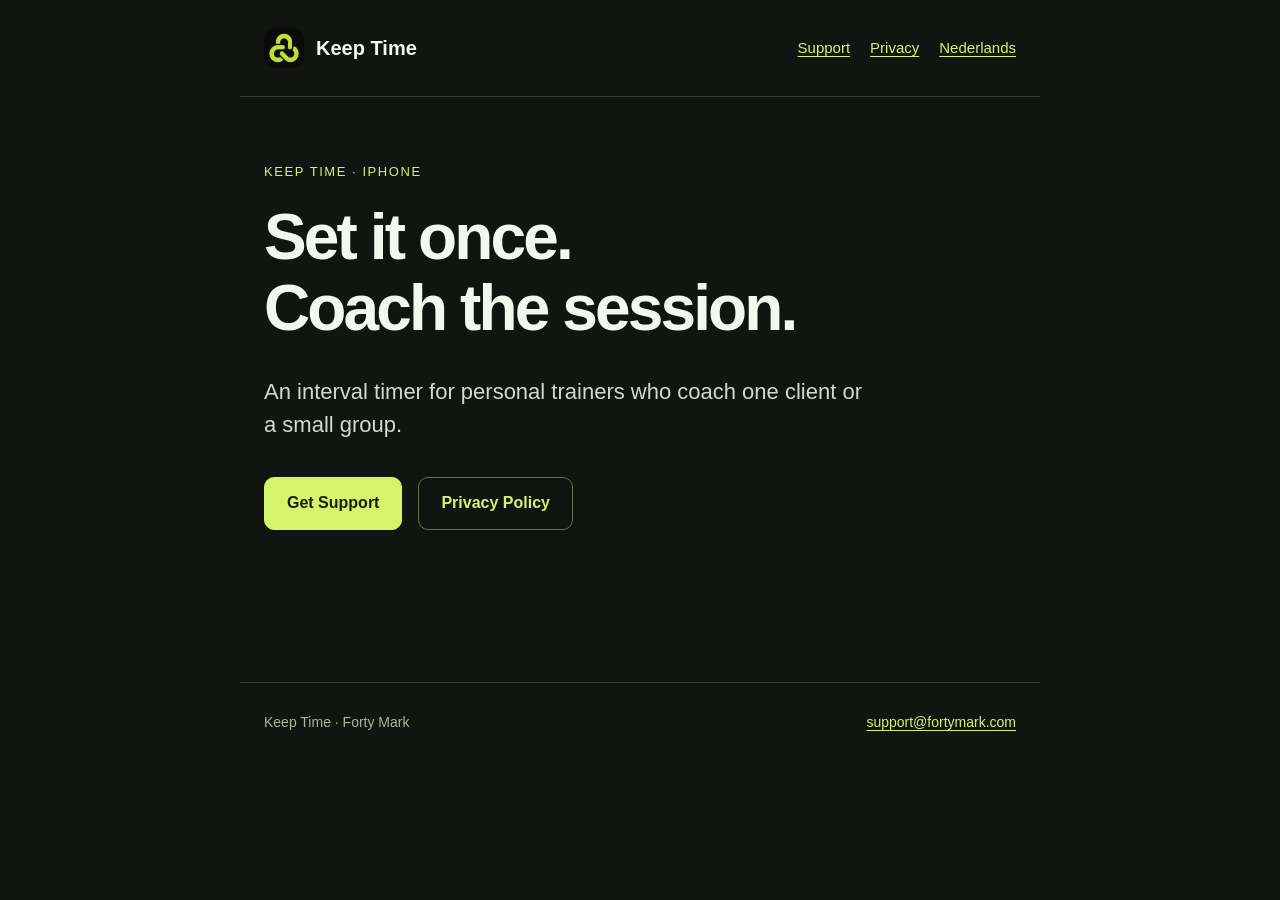
<file: index.html>
<!doctype html>
<html lang="en"><head><meta charset="utf-8"><meta name="viewport" content="width=device-width,initial-scale=1"><meta name="description" content="Support and privacy for Keep Time, the interval timer by Forty Mark."><meta name="color-scheme" content="dark"><title>Keep Time · Interval Timer</title><link rel="icon" href="icon.png"><link rel="stylesheet" href="styles.css"></head>
<body><a class="skip" href="#main">Skip to content</a><header><a class="brand" href="index.html"><img src="icon.png" alt="" width="40" height="40">Keep Time</a><nav aria-label="Navigation"><a href="support.html">Support</a><a href="privacy.html">Privacy</a><a href="nl/index.html" lang="nl" hreflang="nl">Nederlands</a></nav></header>
<main id="main" class="home"><p class="eyebrow">Keep Time · iPhone</p><h1>Set it once.<br>Coach the session.</h1><p class="lead">An interval timer for personal trainers who coach one client or a small group.</p><div class="actions"><a class="button primary" href="support.html">Get Support</a><a class="button" href="privacy.html">Privacy Policy</a></div></main><footer><span>Keep Time · Forty Mark</span><a href="mailto:support@fortymark.com">support@fortymark.com</a></footer></body></html>
</file>
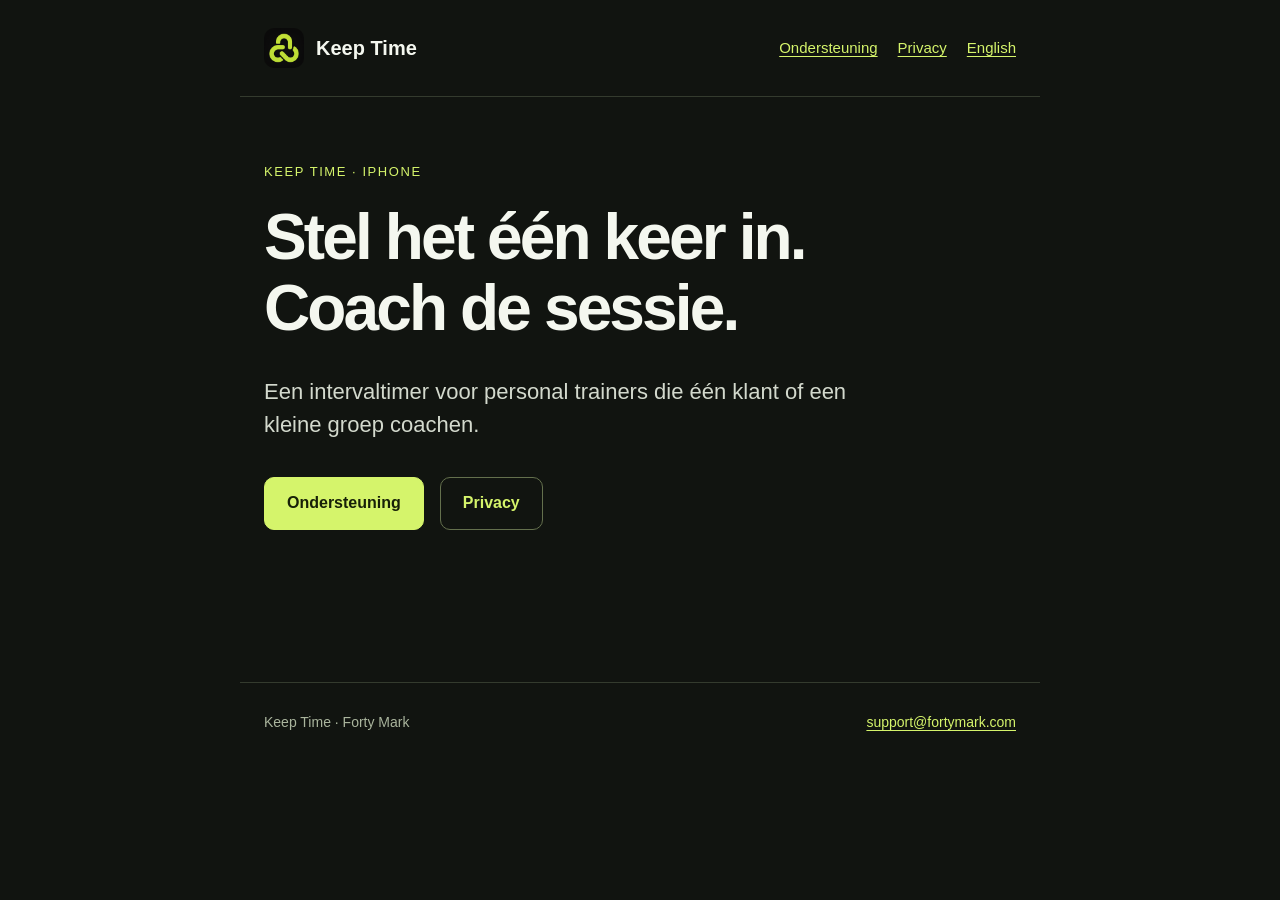
<file: nl/index.html>
<!doctype html>
<html lang="nl"><head><meta charset="utf-8"><meta name="viewport" content="width=device-width,initial-scale=1"><meta name="description" content="Ondersteuning en privacy voor Keep Time, de intervaltimer van Forty Mark."><meta name="color-scheme" content="dark"><title>Keep Time · Intervaltimer</title><link rel="icon" href="../icon.png"><link rel="stylesheet" href="../styles.css"></head>
<body><a class="skip" href="#main">Ga naar inhoud</a><header><a class="brand" href="index.html"><img src="../icon.png" alt="" width="40" height="40">Keep Time</a><nav aria-label="Navigatie"><a href="support.html">Ondersteuning</a><a href="privacy.html">Privacy</a><a href="../index.html" lang="en" hreflang="en">English</a></nav></header>
<main id="main" class="home"><p class="eyebrow">Keep Time · iPhone</p><h1>Stel het één keer in.<br>Coach de sessie.</h1><p class="lead">Een intervaltimer voor personal trainers die één klant of een kleine groep coachen.</p><div class="actions"><a class="button primary" href="support.html">Ondersteuning</a><a class="button" href="privacy.html">Privacy</a></div></main><footer><span>Keep Time · Forty Mark</span><a href="mailto:support@fortymark.com">support@fortymark.com</a></footer></body></html>
</file>
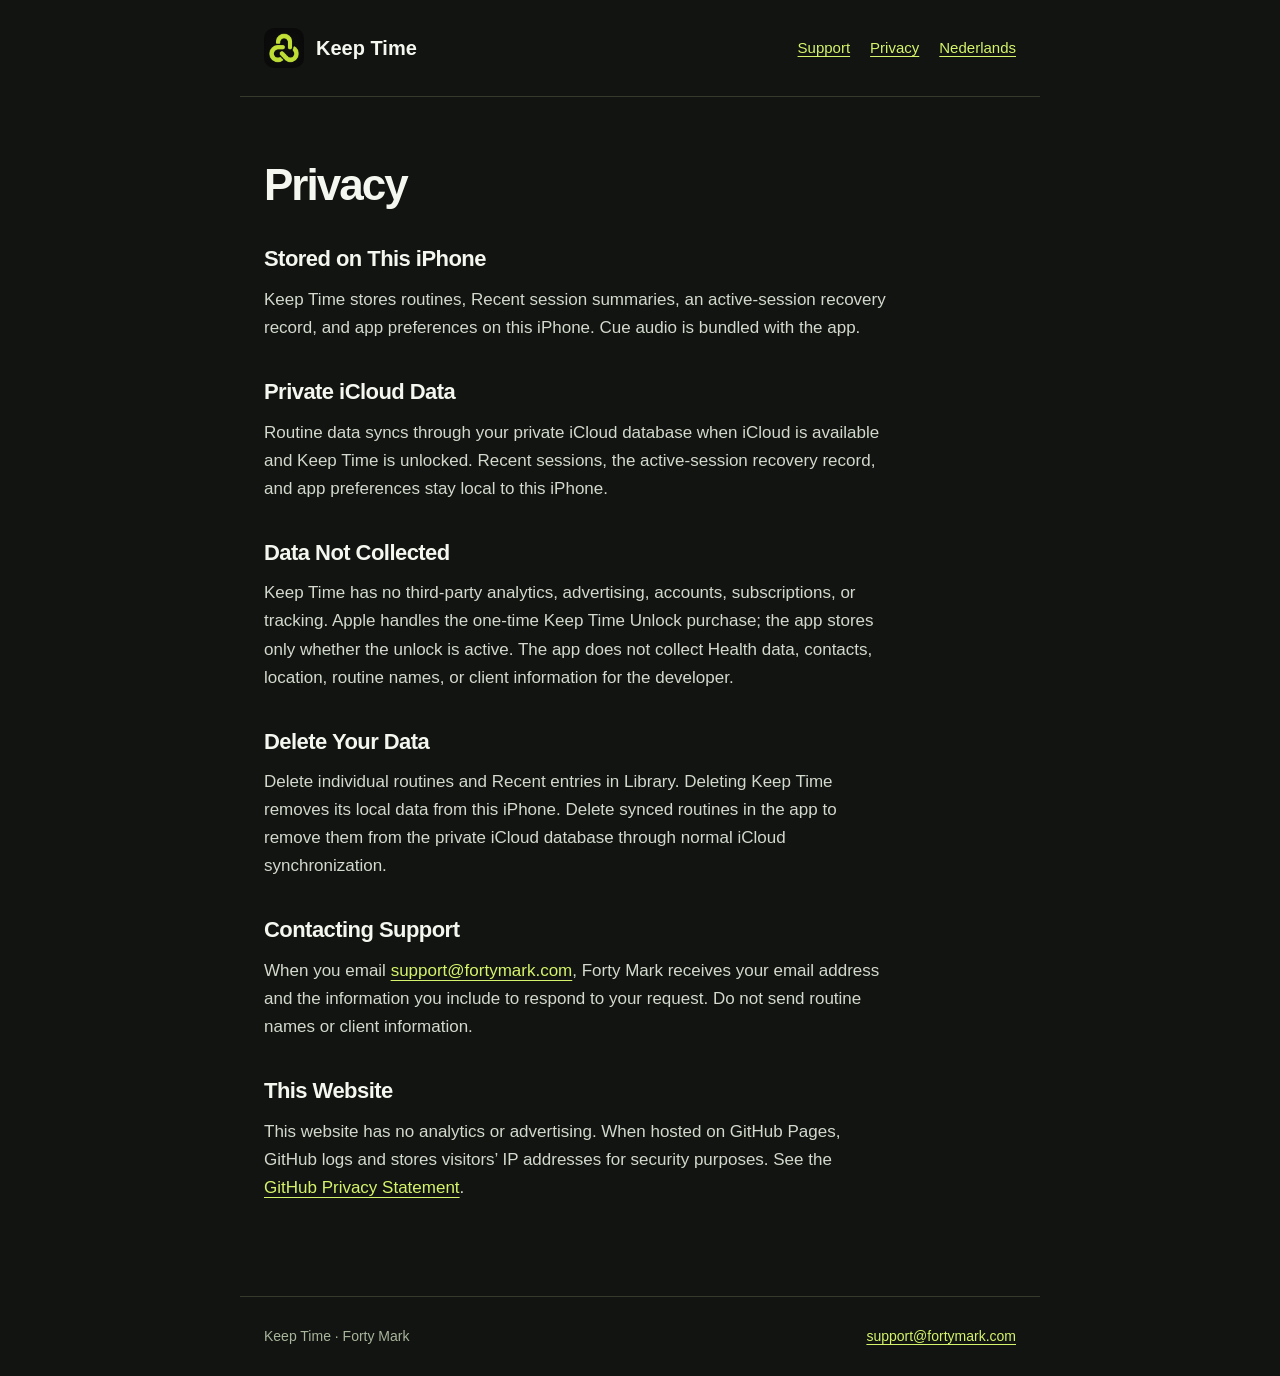
<file: privacy.html>
<!doctype html>
<html lang="en"><head><meta charset="utf-8"><meta name="viewport" content="width=device-width,initial-scale=1"><meta name="description" content="Support and privacy for Keep Time, the interval timer by Forty Mark."><meta name="color-scheme" content="dark"><title>Privacy · Keep Time</title><link rel="icon" href="icon.png"><link rel="stylesheet" href="styles.css"></head>
<body><a class="skip" href="#main">Skip to content</a><header><a class="brand" href="index.html"><img src="icon.png" alt="" width="40" height="40">Keep Time</a><nav aria-label="Navigation"><a href="support.html">Support</a><a href="privacy.html">Privacy</a><a href="nl/privacy.html" lang="nl" hreflang="nl">Nederlands</a></nav></header>
<main id="main" class="document"><h1>Privacy</h1>
<h2>Stored on This iPhone</h2>
<p>Keep Time stores routines, Recent session summaries, an active-session recovery record, and app preferences on this iPhone. Cue audio is bundled with the app.</p>
<h2>Private iCloud Data</h2>
<p>Routine data syncs through your private iCloud database when iCloud is available and Keep Time is unlocked. Recent sessions, the active-session recovery record, and app preferences stay local to this iPhone.</p>
<h2>Data Not Collected</h2>
<p>Keep Time has no third-party analytics, advertising, accounts, subscriptions, or tracking. Apple handles the one-time Keep Time Unlock purchase; the app stores only whether the unlock is active. The app does not collect Health data, contacts, location, routine names, or client information for the developer.</p>
<h2>Delete Your Data</h2>
<p>Delete individual routines and Recent entries in Library. Deleting Keep Time removes its local data from this iPhone. Delete synced routines in the app to remove them from the private iCloud database through normal iCloud synchronization.</p><h2>Contacting Support</h2><p>When you email <a href="mailto:support@fortymark.com">support@fortymark.com</a>, Forty Mark receives your email address and the information you include to respond to your request. Do not send routine names or client information.</p><h2>This Website</h2><p>This website has no analytics or advertising. When hosted on GitHub Pages, GitHub logs and stores visitors’ IP addresses for security purposes. See the <a href="https://docs.github.com/en/site-policy/privacy-policies/github-general-privacy-statement">GitHub Privacy Statement</a>.</p></main><footer><span>Keep Time · Forty Mark</span><a href="mailto:support@fortymark.com">support@fortymark.com</a></footer></body></html>
</file>
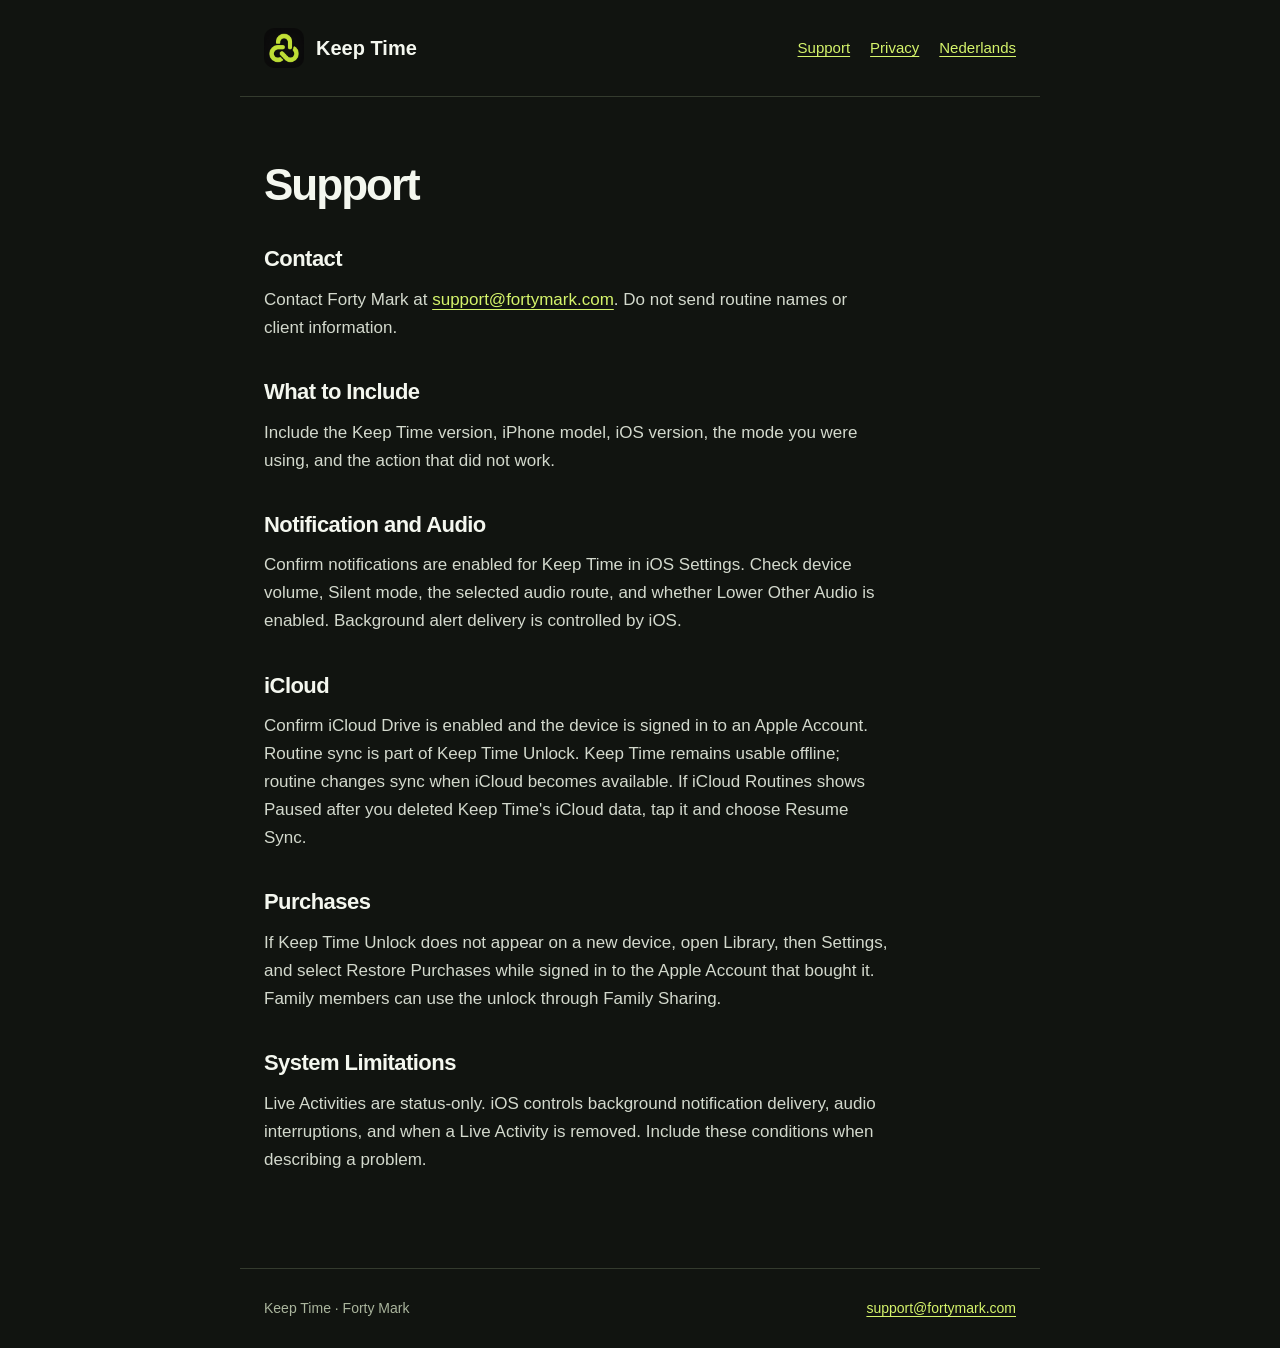
<file: support.html>
<!doctype html>
<html lang="en"><head><meta charset="utf-8"><meta name="viewport" content="width=device-width,initial-scale=1"><meta name="description" content="Support and privacy for Keep Time, the interval timer by Forty Mark."><meta name="color-scheme" content="dark"><title>Support · Keep Time</title><link rel="icon" href="icon.png"><link rel="stylesheet" href="styles.css"></head>
<body><a class="skip" href="#main">Skip to content</a><header><a class="brand" href="index.html"><img src="icon.png" alt="" width="40" height="40">Keep Time</a><nav aria-label="Navigation"><a href="support.html">Support</a><a href="privacy.html">Privacy</a><a href="nl/support.html" lang="nl" hreflang="nl">Nederlands</a></nav></header>
<main id="main" class="document"><h1>Support</h1>
<h2>Contact</h2>
<p>Contact Forty Mark at <a href="mailto:support@fortymark.com">support@fortymark.com</a>. Do not send routine names or client information.</p>
<h2>What to Include</h2>
<p>Include the Keep Time version, iPhone model, iOS version, the mode you were using, and the action that did not work.</p>
<h2>Notification and Audio</h2>
<p>Confirm notifications are enabled for Keep Time in iOS Settings. Check device volume, Silent mode, the selected audio route, and whether Lower Other Audio is enabled. Background alert delivery is controlled by iOS.</p>
<h2>iCloud</h2>
<p>Confirm iCloud Drive is enabled and the device is signed in to an Apple Account. Routine sync is part of Keep Time Unlock. Keep Time remains usable offline; routine changes sync when iCloud becomes available. If iCloud Routines shows Paused after you deleted Keep Time&#x27;s iCloud data, tap it and choose Resume Sync.</p>
<h2>Purchases</h2>
<p>If Keep Time Unlock does not appear on a new device, open Library, then Settings, and select Restore Purchases while signed in to the Apple Account that bought it. Family members can use the unlock through Family Sharing.</p>
<h2>System Limitations</h2>
<p>Live Activities are status-only. iOS controls background notification delivery, audio interruptions, and when a Live Activity is removed. Include these conditions when describing a problem.</p></main><footer><span>Keep Time · Forty Mark</span><a href="mailto:support@fortymark.com">support@fortymark.com</a></footer></body></html>
</file>
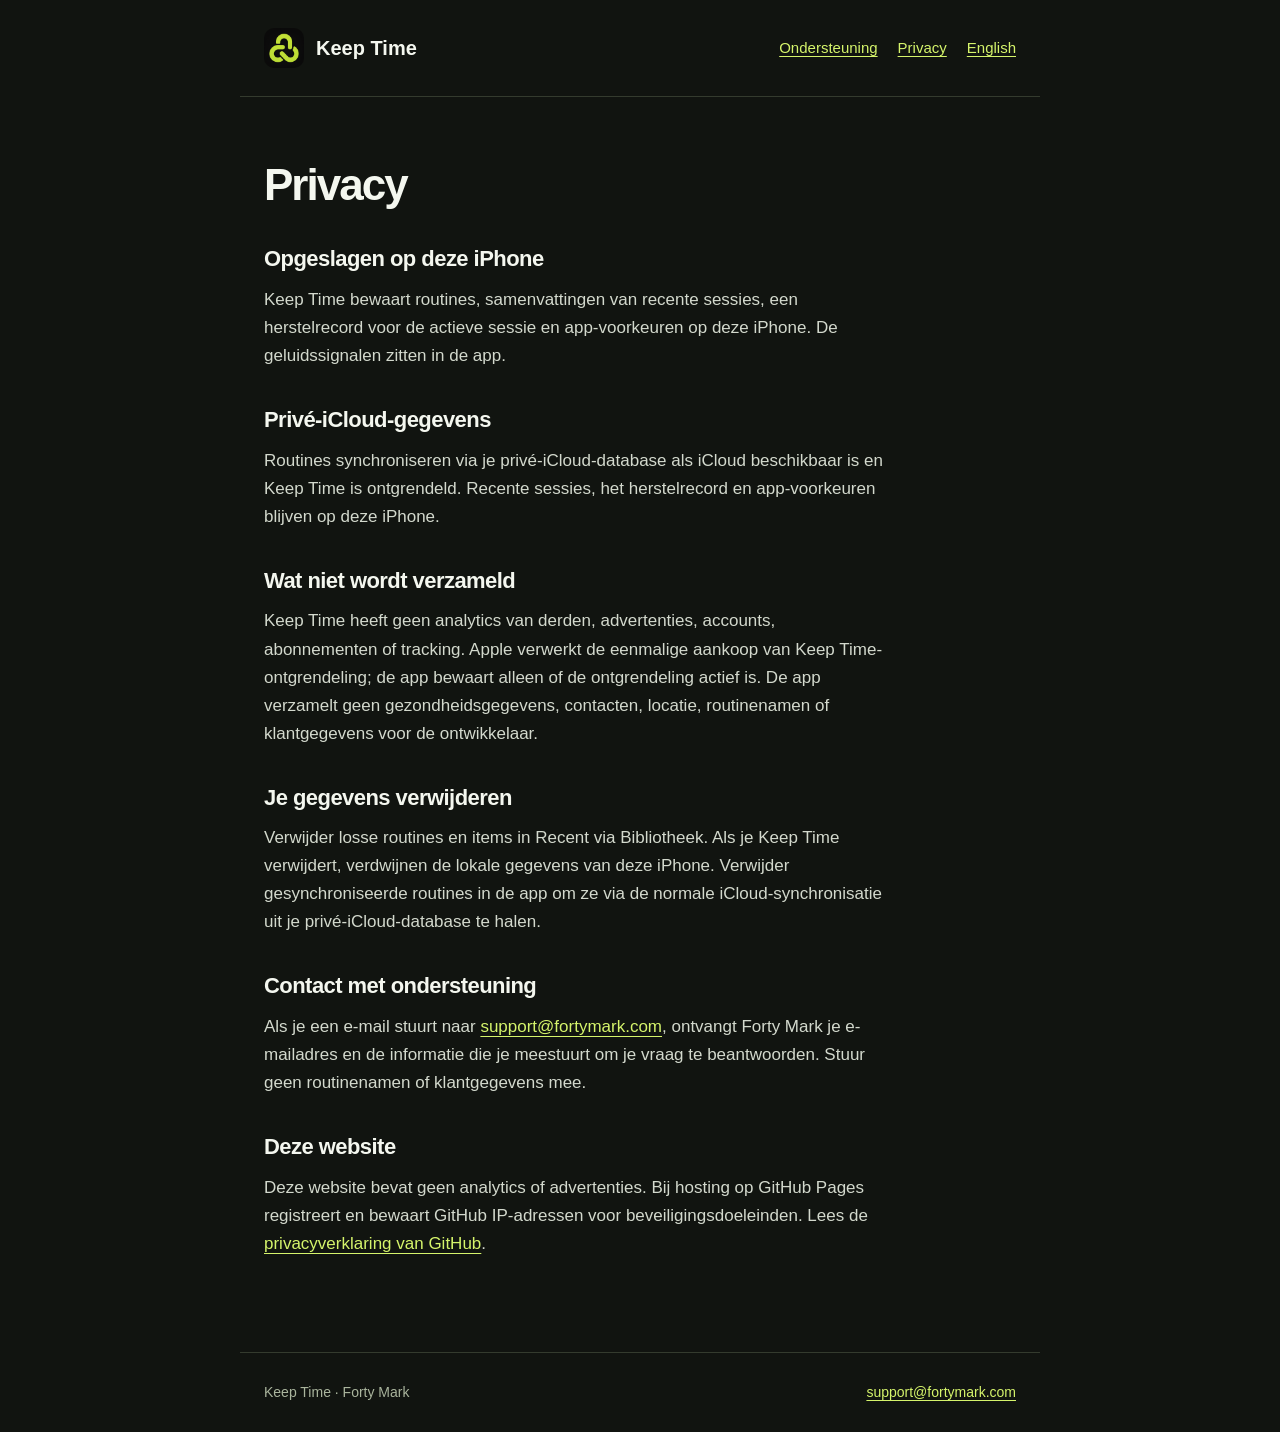
<file: nl/privacy.html>
<!doctype html>
<html lang="nl"><head><meta charset="utf-8"><meta name="viewport" content="width=device-width,initial-scale=1"><meta name="description" content="Ondersteuning en privacy voor Keep Time, de intervaltimer van Forty Mark."><meta name="color-scheme" content="dark"><title>Privacy · Keep Time</title><link rel="icon" href="../icon.png"><link rel="stylesheet" href="../styles.css"></head>
<body><a class="skip" href="#main">Ga naar inhoud</a><header><a class="brand" href="index.html"><img src="../icon.png" alt="" width="40" height="40">Keep Time</a><nav aria-label="Navigatie"><a href="support.html">Ondersteuning</a><a href="privacy.html">Privacy</a><a href="../privacy.html" lang="en" hreflang="en">English</a></nav></header>
<main id="main" class="document"><h1>Privacy</h1>
<h2>Opgeslagen op deze iPhone</h2>
<p>Keep Time bewaart routines, samenvattingen van recente sessies, een herstelrecord voor de actieve sessie en app-voorkeuren op deze iPhone. De geluidssignalen zitten in de app.</p>
<h2>Privé-iCloud-gegevens</h2>
<p>Routines synchroniseren via je privé-iCloud-database als iCloud beschikbaar is en Keep Time is ontgrendeld. Recente sessies, het herstelrecord en app-voorkeuren blijven op deze iPhone.</p>
<h2>Wat niet wordt verzameld</h2>
<p>Keep Time heeft geen analytics van derden, advertenties, accounts, abonnementen of tracking. Apple verwerkt de eenmalige aankoop van Keep Time-ontgrendeling; de app bewaart alleen of de ontgrendeling actief is. De app verzamelt geen gezondheidsgegevens, contacten, locatie, routinenamen of klantgegevens voor de ontwikkelaar.</p>
<h2>Je gegevens verwijderen</h2>
<p>Verwijder losse routines en items in Recent via Bibliotheek. Als je Keep Time verwijdert, verdwijnen de lokale gegevens van deze iPhone. Verwijder gesynchroniseerde routines in de app om ze via de normale iCloud-synchronisatie uit je privé-iCloud-database te halen.</p><h2>Contact met ondersteuning</h2><p>Als je een e-mail stuurt naar <a href="mailto:support@fortymark.com">support@fortymark.com</a>, ontvangt Forty Mark je e-mailadres en de informatie die je meestuurt om je vraag te beantwoorden. Stuur geen routinenamen of klantgegevens mee.</p><h2>Deze website</h2><p>Deze website bevat geen analytics of advertenties. Bij hosting op GitHub Pages registreert en bewaart GitHub IP-adressen voor beveiligingsdoeleinden. Lees de <a href="https://docs.github.com/en/site-policy/privacy-policies/github-general-privacy-statement">privacyverklaring van GitHub</a>.</p></main><footer><span>Keep Time · Forty Mark</span><a href="mailto:support@fortymark.com">support@fortymark.com</a></footer></body></html>
</file>
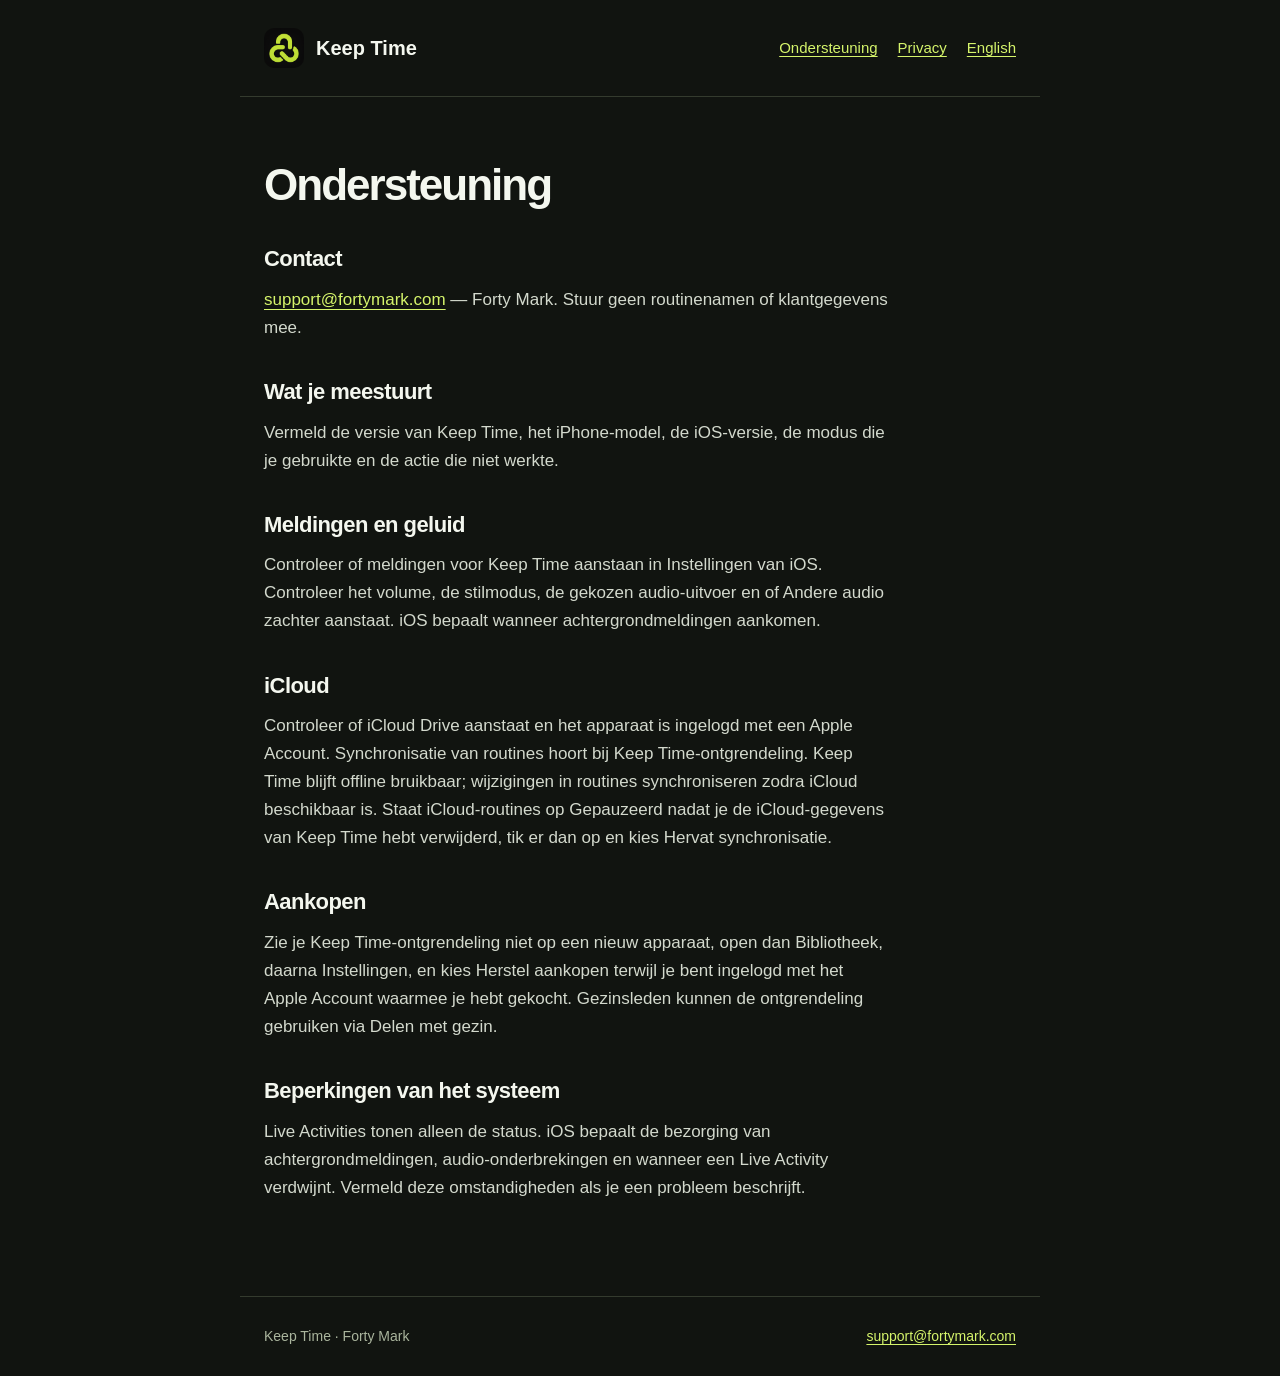
<file: nl/support.html>
<!doctype html>
<html lang="nl"><head><meta charset="utf-8"><meta name="viewport" content="width=device-width,initial-scale=1"><meta name="description" content="Ondersteuning en privacy voor Keep Time, de intervaltimer van Forty Mark."><meta name="color-scheme" content="dark"><title>Ondersteuning · Keep Time</title><link rel="icon" href="../icon.png"><link rel="stylesheet" href="../styles.css"></head>
<body><a class="skip" href="#main">Ga naar inhoud</a><header><a class="brand" href="index.html"><img src="../icon.png" alt="" width="40" height="40">Keep Time</a><nav aria-label="Navigatie"><a href="support.html">Ondersteuning</a><a href="privacy.html">Privacy</a><a href="../support.html" lang="en" hreflang="en">English</a></nav></header>
<main id="main" class="document"><h1>Ondersteuning</h1>
<h2>Contact</h2>
<p><a href="mailto:support@fortymark.com">support@fortymark.com</a> — Forty Mark. Stuur geen routinenamen of klantgegevens mee.</p>
<h2>Wat je meestuurt</h2>
<p>Vermeld de versie van Keep Time, het iPhone-model, de iOS-versie, de modus die je gebruikte en de actie die niet werkte.</p>
<h2>Meldingen en geluid</h2>
<p>Controleer of meldingen voor Keep Time aanstaan in Instellingen van iOS. Controleer het volume, de stilmodus, de gekozen audio-uitvoer en of Andere audio zachter aanstaat. iOS bepaalt wanneer achtergrondmeldingen aankomen.</p>
<h2>iCloud</h2>
<p>Controleer of iCloud Drive aanstaat en het apparaat is ingelogd met een Apple Account. Synchronisatie van routines hoort bij Keep Time-ontgrendeling. Keep Time blijft offline bruikbaar; wijzigingen in routines synchroniseren zodra iCloud beschikbaar is. Staat iCloud-routines op Gepauzeerd nadat je de iCloud-gegevens van Keep Time hebt verwijderd, tik er dan op en kies Hervat synchronisatie.</p>
<h2>Aankopen</h2>
<p>Zie je Keep Time-ontgrendeling niet op een nieuw apparaat, open dan Bibliotheek, daarna Instellingen, en kies Herstel aankopen terwijl je bent ingelogd met het Apple Account waarmee je hebt gekocht. Gezinsleden kunnen de ontgrendeling gebruiken via Delen met gezin.</p>
<h2>Beperkingen van het systeem</h2>
<p>Live Activities tonen alleen de status. iOS bepaalt de bezorging van achtergrondmeldingen, audio-onderbrekingen en wanneer een Live Activity verdwijnt. Vermeld deze omstandigheden als je een probleem beschrijft.</p></main><footer><span>Keep Time · Forty Mark</span><a href="mailto:support@fortymark.com">support@fortymark.com</a></footer></body></html>
</file>
<file: styles.css>
*{box-sizing:border-box}html{color-scheme:dark;background:#111410;color:#f4f7ef;font-family:-apple-system,BlinkMacSystemFont,"Segoe UI",sans-serif;line-height:1.65}body{margin:0}a{color:#d5f46b;text-underline-offset:.22em}a:hover{text-decoration-thickness:2px}a:focus-visible{outline:3px solid #d5f46b;outline-offset:5px;border-radius:2px}.skip{position:absolute;left:1rem;top:-5rem}.skip:focus{top:1rem}header,main,footer{max-width:800px;margin:auto;padding:28px 24px}header{display:flex;align-items:center;justify-content:space-between;gap:20px;border-bottom:1px solid #343b2e}.brand{display:flex;align-items:center;gap:12px;color:inherit;text-decoration:none;font-size:20px;font-weight:700}.brand img{width:40px;height:40px;border-radius:10px}nav{display:flex;gap:20px;flex-wrap:wrap}nav a{font-size:15px}main{padding-top:64px;padding-bottom:72px;min-height:65vh}h1{font-size:clamp(36px,7vw,64px);line-height:1.1;letter-spacing:-.045em;margin:0 0 32px;font-weight:750}h2{font-size:22px;line-height:1.3;margin:36px 0 12px;letter-spacing:-.025em}p{max-width:66ch;color:#d3d9cd;margin:0 0 22px;font-size:17px}.eyebrow{font-size:13px;letter-spacing:.12em;text-transform:uppercase;color:#d5f46b;margin-bottom:20px}.lead{font-size:22px;line-height:1.5;max-width:28em}.actions{display:flex;gap:16px;flex-wrap:wrap;margin:36px 0}.button{display:inline-block;min-height:48px;padding:12px 22px;border:1px solid #64704d;border-radius:10px;font-weight:600;text-decoration:none}.primary{background:#d5f46b;color:#172008;border-color:#d5f46b}footer{border-top:1px solid #343b2e;color:#aab59d;font-size:14px;display:flex;justify-content:space-between;gap:16px;flex-wrap:wrap}.document h1{font-size:44px}.document a{overflow-wrap:anywhere}@media(max-width:540px){header{align-items:flex-start;flex-direction:column}nav{gap:16px}main{padding-top:40px}footer{flex-direction:column}}
</file>
